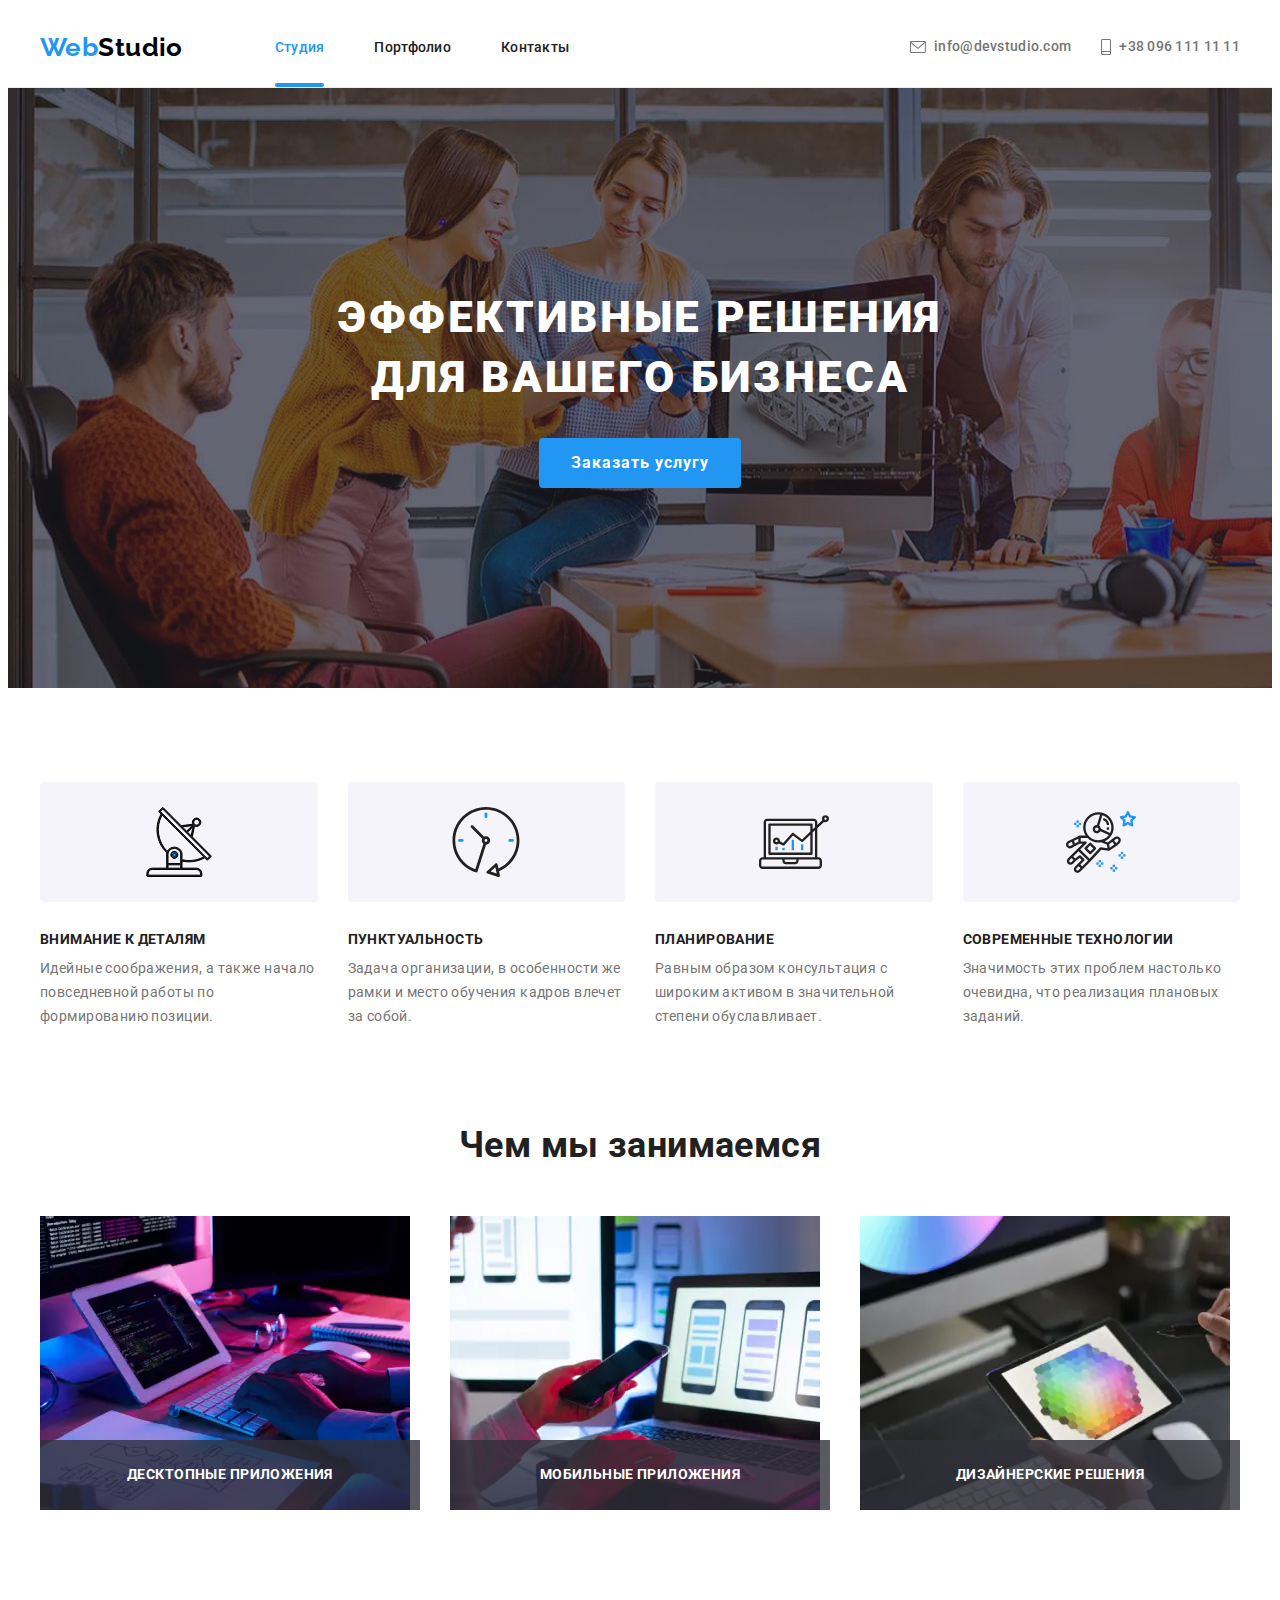
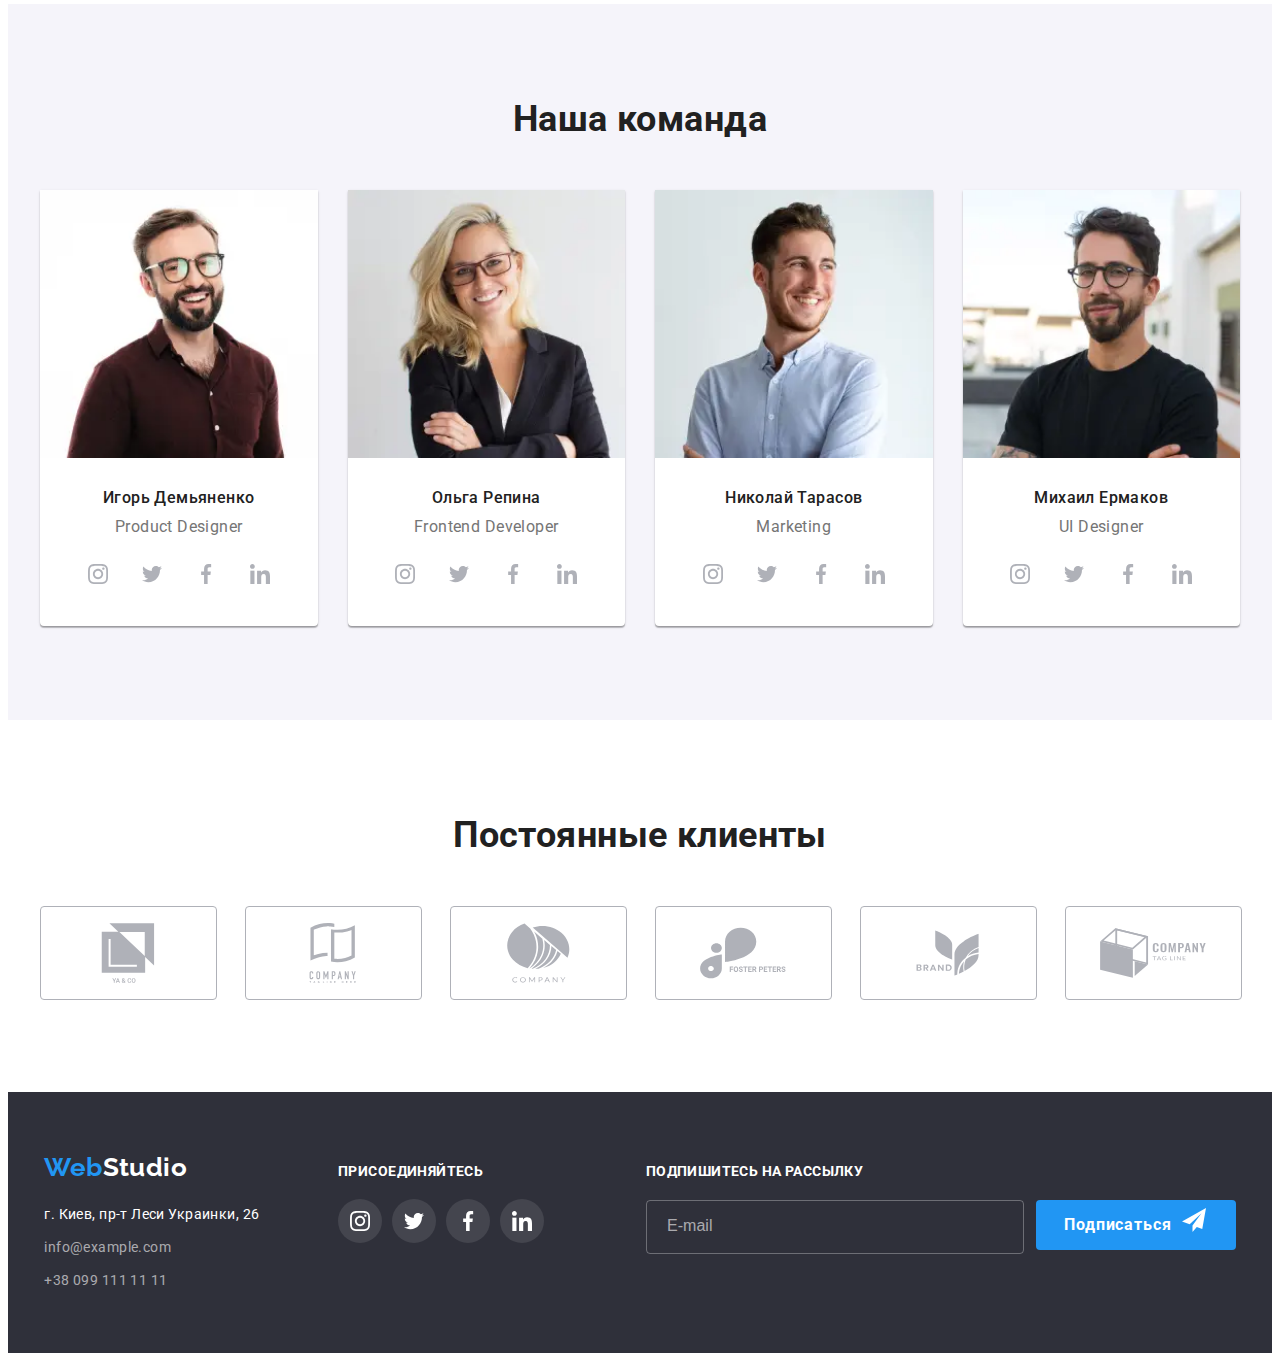
<file: index.html>
<!DOCTYPE html>
<html lang="ru">
  <head>

    <meta charset="UTF-8" />
    <meta http-equiv="X-UA-Compatible" content="IE=edge" />
    <meta name="viewport" content="width=device-width, initial-scale=1.0" />
    <title>Web Studio</title>
    <link rel="stylesheet" href="https://cdnjs.cloudflare.com/ajax/libs/modern-normalize/1.1.0/modern-normalize.min.css" integrity="sha512-wpPYUAdjBVSE4KJnH1VR1HeZfpl1ub8YT/NKx4PuQ5NmX2tKuGu6U/JRp5y+Y8XG2tV+wKQpNHVUX03MfMFn9Q==" crossorigin="anonymous" referrerpolicy="no-referrer" />
    <link rel="preconnect" href="https://fonts.gstatic.com">
    <link href="https://fonts.googleapis.com/css2?family=Raleway:wght@700&family=Roboto:wght@400;500;700;900&display=swap" rel="stylesheet">
    <link rel="stylesheet" href="./css/main.min.css" />
  </head>
  <body>
    <!--Шапка сайта -->
    <header class="header">

      <div class="container header-container">
      <nav class="menu">
        <a href="./" class="logo logo_bg_light link"><span class="logo__accent">Web</span>Studio</a>
        <ul class="site-nav list">
          <li class="site-nav__item"><a href="" class="site-nav__link link site-nav__link_current">Студия</a></li>
          <li class="site-nav__item"><a href="./portfolio.html" class="site-nav__link link">Портфолио</a></li>
          <li class="site-nav__item"><a href="" class="site-nav__link link">Контакты</a></li>
        </ul>
      </nav>
      <button type="button" class="burger-btn" data-menu-open>
        <svg class="burger-btn__icon">
          <use href="./images/sprite.svg#burger-icon"></use>
        </svg>
      </button>
      <ul class="contact-list list">
        <li class="contact-list__item">
          <a href="mailto:info@devstudio.com" class="contact-list__link link">
            <svg class="contact-list__icon" width="16" height="12">
              <use href="./images/sprite.svg#icon-envelope"></use>
            </svg>
            info@devstudio.com</a>
        </li>
        <li class="contact-list__item">
          <a href="tel:+380961111111" class="contact-list__link link">
            <svg class="contact-list__icon" width="10" height="16">
              <use href="./images/sprite.svg#icon-smartphone"></use>
            </svg>
            +38 096 111 11 11</a>
        </li>
      </ul>
    </div>
    <div class="mobile-menu" data-menu>
      <div class="container mobile-menu__container">
        <button type="button" class="close-btn mobile-menu__close-btn" data-menu-close>
          <svg class="close-btn__icon">
            <use href="./images/sprite.svg#close-icon"></use>
          </svg>
        </button>
        <ul class="nav-list list">
          <li class="nav-list__item">
            <a href="./index.html" class="nav-list__link nav-list__link_current link">Студия</a>
          </li>
          <li class="nav-list__item">
            <a href="./portfolio.html" class="nav-list__link link">Портфолио</a>
          </li>
          <li class="nav-list__item">
            <a href="" class="nav-list__link link">Контакты</a>
          </li>
        </ul>
        <div class="mobile-menu__wrapper">
        <ul class="mobile-contact-list list">
          <li class="mobile-contact-list__item">
            <a href="mailto:info@devstudio.com" class="mobile-contact-list__tel-link link">+38 096 111 11 11</a>
          </li>
          <li class="mobile-contact-list__item">
            <a href="tel:+380961111111" class="mobile-contact-list__email-link link">info@devstudio.com</a>
          </li>
        </ul>
        <ul class="mobile-social-list list">
          <li class="mobile-socia-list__item">
            <a href="" class="mobile-social-list__link link">Instagram</a>
          </li>
          <li class="mobile-socia-list__item">
            <a href="" class="mobile-social-list__link link">Twitter</a>
          </li>
          <li class="mobile-socia-list__item">
            <a href="" class="mobile-social-list__link link">Facebook</a>
          </li>
          <li class="mobile-socia-list__item">
            <a href="" class="mobile-social-list__link link">LinkedIn</a>
          </li>
        </ul>
      </div>
      </div>
    </div>
    </header>
    <main>
      <!-- Герой -->
      <section class="hero">
        <div class="container hero-container">
        <h1 class="hero__title">Эффективные решения <br> для вашего бизнеса</h1>
        <button type="button" class="button hero__button" data-modal-open>Заказать услугу</button></div>
      </section>
      <!-- Особенности -->
      <section class="feautures section">
        <div class="container">
        <h2  class="feautures__title visually-hidden">Особенности</h2>
        <ul class="feautures__list list">
          <li class="feautures__list-item">
            <div class="feautures__icon-container">
              <svg class="feautures__icon">
                <use href="./images/sprite.svg#icon-antenna"></use>
              </svg>
            </div>
            <h3 class="subtitle subtitle_center ">Внимание к деталям</h3>
            <p class="feauture__desc">
              Идейные соображения, а также начало повседневной работы по формированию позиции.</p>
          </li>
          <li class="feautures__list-item">
            <div class="feautures__icon-container">
              <svg class="feautures__icon">
                <use href="./images/sprite.svg#icon-clock"></use>
              </svg>
            </div>
            <h3 class="subtitle subtitle_center">Пунктуальность</h3>
            <p class="feauture__desc">
              Задача организации, в особенности же рамки и место обучения кадров влечет за собой.
            </p>
          </li>
          <li class="feautures__list-item">
            <div class="feautures__icon-container">
              <svg class="feautures__icon">
                <use href="./images/sprite.svg#icon-diagram"></use>
              </svg>
            </div>
            <h3 class="subtitle subtitle_center">Планирование</h3>
            <p class="feauture__desc">
              Равным образом консультация с широким активом в значительной степени обуславливает.
            </p>
          </li>
          <li class="feautures__list-item">
            <div class="feautures__icon-container">
              <svg class="feautures__icon">
                <use href="./images/sprite.svg#icon-astronaut"></use>
              </svg>
            </div>
            <h3 class="subtitle subtitle_center">Современные технологии</h3>
            <p class="feauture__desc">
              Значимость этих проблем настолько очевидна, что реализация плановых заданий.</p>
          </li>
        </ul>
      </div>
      </section>
      <!-- Чем мы занимаемся -->
      <section class="our-work">
        <div class="container">
        <h2 class="section-title">Чем мы занимаемся</h2>
        <ul class="our-work__list list">
          <li class="our-work__list-item">
            <div class="our-work__img-wrapper">
              <picture>
                <source media="(min-width: 1200px)" srcset="./images/desctop/work/work-img-desctop1.webp 1x, ./images/desctop/work/work-img@2x-desctop1.webp 2x" type="image/webp">
                <source media="(min-width: 1200px)" srcset="./images/desctop/work/work-img-desctop1.jpg 1x, ./images/desctop/work/work-img@2x-desctop1.jpg 2x">
                <img
              src="#"
              
              alt="работающий програмист в темном офисе"
            />
              </picture>
            
            <p class="our-work__img-description">Десктопные приложения</p>
          </div>
          </li>
          <li class="our-work__list-item">
            <div class="our-work__img-wrapper">
              <picture>
                <source media="(min-width: 1200px)" srcset="./images/desctop/work/work-img-desctop2.webp 1x, ./images/desctop/work/work-img@2x-desctop2.webp 2x" type="image/webp">
                <source media="(min-width: 1200px)" srcset="./images/desctop/work/work-img-desctop2.jpg 1x, ./images/desctop/work/work-img@2x-desctop2.jpg 2x">
                <img
              src="#"
              
              alt="веб-дизайнер работает над интерфейсом для мобильных телефонов"
            />
              </picture>
            
            <p class="our-work__img-description">Мобильные приложения</p>
          </div>
          </li>
          <li class="our-work__list-item">
            <div class="our-work__img-wrapper">
              <picture>
                <source media="(min-width: 1200px)" srcset="./images/desctop/work/work-img-desctop3.webp 1x, ./images/desctop/work/work-img@2x-desctop3.webp 2x" type="image/webp">
                <source media="(min-width: 1200px)" srcset="./images/desctop/work/work-img-desctop3.jpg 1x, ./images/desctop/work/work-img@2x-desctop3.jpg 2x">
                <img
                  src="#"
                  
                  alt="Творческий художник работает на графическом планшете "
                />
              </picture>
            
            <p class="our-work__img-description">Дизайнерские решения</p>
          </div>
          </li>
        </ul>
      </div>
      </section>
      <!-- Наша команда -->
      <section class="our-team section">
        <div class="container">
        <h2 class="section-title">Наша команда</h2>
        <ul class="our-team__list list">
          <li class="our-team__list-item">
            <div class="our-team__card-thumb">
              <picture class="our-team__picture">
                <source media="(min-width: 1200px)" srcset="./images/desctop/team/team-img-desctop1.webp 1x, ./images/desctop/team/team-img@2x-desctop1.webp 2x" type="image/webp">
                <source media="(min-width: 1200px)" srcset="./images/desctop/team/team-img-desctop1.jpg 1x, ./images/desctop/team/team-img@2x-desctop1.jpg 2x">

                <source media="(min-width: 768px)" srcset="./images/tablet/team/team-img-tablet1.webp 1x, ./images/tablet/team/team-img@2x-tablet1.webp 2x" type="image/webp">
                <source media="(min-width: 768px)" srcset="./images/tablet/team/team-img-tablet1.jpg 1x, ./images/tablet/team/team-img@2x-tablet1.jpg 2x">

                <source media="(min-width: 280px)" srcset="./images/mobile/team/team-img-mobile1.webp 1x, ./images/mobile/team/team-img@2x-mobile1.webp 2x" type="image/webp">
                <source media="(min-width: 280px)" srcset="./images/mobile/team/team-img-mobile1.jpg 1x, ./images/mobile/team/team-img@2x-mobile1.jpg 2x">
                <img
                width="100%"
                height="auto"
                src="#"
                alt="Игорь Демьяненко"
              /> 
              </picture>
            
          </div>

          <div class="our-team__card-content">
            <h3 class="our-team__subtitle subtitle_center">Игорь Демьяненко</h3>
            <p lang="en" class="our-team__desc">Product Designer</p>
            <ul class="social-list list">
              <li class="social-list__item social-list__item_indent">
                <a href="" class="social-list__link social-list__link_bg_light">
                  <svg class="social-list__icon">
                    <use href="./images/sprite.svg#icon-instagram"></use>
                  </svg>
                </a>
              </li>
              <li class="social-list__item social-list__item_indent">
                <a href="" class="social-list__link social-list__link_bg_light">
                  <svg class="social-list__icon">
                    <use href="./images/sprite.svg#icon-twitter"></use>
                  </svg>
                </a>
              </li>
              <li class="social-list__item social-list__item_indent">
                <a href="" class="social-list__link social-list__link_bg_light">
                  <svg class="social-list__icon">
                    <use href="./images/sprite.svg#icon-facebook"></use>
                  </svg>
                </a>
              </li>
              <li class="social-list__item social-list__item_indent">
                <a href="" class="social-list__link social-list__link_bg_light">
                  <svg class="social-list__icon">
                    <use href="./images/sprite.svg#icon-linkedin"></use>
                  </svg>
                </a>
              </li>
            </ul>
          </div>
          </li>
          <li class="our-team__list-item">
            <div class="our-team__card-thumb">
              <picture class="our-team__picture">
                <source media="(min-width: 1200px)" srcset="./images/desctop/team/team-img-desctop2.webp 1x, ./images/desctop/team/team-img@2x-desctop2.webp 2x" type="image/webp">
                <source media="(min-width: 1200px)" srcset="./images/desctop/team/team-img-desctop2.jpg 1x, ./images/desctop/team/team-img@2x-desctop2.jpg 2x">

                <source media="(min-width: 768px)" srcset="./images/tablet/team/team-img-tablet2.webp 1x, ./images/tablet/team/team-img@2x-tablet2.webp 2x" type="image/webp">
                <source media="(min-width: 768px)" srcset="./images/tablet/team/team-img-tablet2.jpg 1x, ./images/tablet/team/team-img@2x-tablet2.jpg 2x">

                <source media="(max-width: 767px)" srcset="./images/mobile/team/team-img-mobile2.webp 1x, ./images/mobile/team/team-img@2x-mobile2.webp 2x" type="image/webp"> 
                <source media="(max-width: 767px)" srcset="./images/mobile/team/team-img-mobile2.jpg 1x, ./images/mobile/team/team-img@2x-mobile2.jpg 2x">
                <img
                  width="100%"
                  height="auto"
                  src="#"
                  alt="Ольга Репина"
                />
              </picture>
            
          </div>

          <div class="our-team__card-content">
            <h3 class="our-team__subtitle">Ольга Репина</h3>
            <p lang="en"  class="our-team__desc">Frontend Developer</p>
            <ul class="social-list list">
              <li class="social-list__item social-list__item_indent">
                <a href="" class="social-list__link social-list__link_bg_light">
                  <svg class="social-list__icon">
                    <use href="./images/sprite.svg#icon-instagram"></use>
                  </svg>
                </a>
              </li>
              <li class="social-list__item social-list__item_indent">
                <a href="" class="social-list__link social-list__link_bg_light">
                  <svg class="social-list__icon">
                    <use href="./images/sprite.svg#icon-twitter"></use>
                  </svg>
                </a>
              </li>
              <li class="social-list__item social-list__item_indent">
                <a href="" class="social-list__link social-list__link_bg_light">
                  <svg class="social-list__icon">
                    <use href="./images/sprite.svg#icon-facebook"></use>
                  </svg>
                </a>
              </li>
              <li class="social-list__item social-list__item_indent">
                <a href="" class="social-list__link social-list__link_bg_light">
                  <svg class="social-list__icon">
                    <use href="./images/sprite.svg#icon-linkedin"></use>
                  </svg>
                </a>
              </li>
            </ul>
          </div>
          </li>
          <li class="our-team__list-item">
            <div class="our-team__card-thumb">
              <picture class="our-team__picture">
                <source media="(min-width: 1200px)" srcset="./images/desctop/team/team-img-desctop3.webp 1x, ./images/desctop/team/team-img@2x-desctop3.webp 2x" type="image/webp">
                <source media="(min-width: 1200px)" srcset="./images/desctop/team/team-img-desctop3.jpg 1x, ./images/desctop/team/team-img@2x-desctop3.jpg 2x">

                <source media="(min-width: 768px)" srcset="./images/tablet/team/team-img-tablet3.webp 1x, ./images/tablet/team/team-img@2x-tablet3.webp 2x" type="image/webp">
                <source media="(min-width: 768px)" srcset="./images/tablet/team/team-img-tablet3.jpg 1x, ./images/tablet/team/team-img@2x-tablet3.jpg 2x">

                <source media="(max-width: 767px)" srcset="./images/mobile/team/team-img-mobile3.webp 1x, ./images/mobile/team/team-img@2x-mobile3.webp 2x" type="image/webp">
                <source media="(max-width: 767px)" srcset="./images/mobile/team/team-img-mobile3.jpg 1x, ./images/mobile/team/team-img@2x-mobile3.jpg 2x">
                <img
                  width="100%"
                  height="auto"
                  src="#"
                  alt="Николай Тарасов"
                />
              </picture>
           
          </div>

          <div class="our-team__card-content">
            <h3 class="our-team__subtitle">Николай Тарасов</h3>
            <p lang="en"  class="our-team__desc">Marketing</p>
            <ul class="social-list list">
              <li class="social-list__item social-list__item_indent">
                <a href="" class="social-list__link social-list__link_bg_light">
                  <svg class="social-list__icon">
                    <use href="./images/sprite.svg#icon-instagram"></use>
                  </svg>
                </a>
              </li>
              <li class="social-list__item social-list__item_indent">
                <a href="" class="social-list__link social-list__link_bg_light">
                  <svg class="social-list__icon">
                    <use href="./images/sprite.svg#icon-twitter"></use>
                  </svg>
                </a>
              </li>
              <li class="social-list__item social-list__item_indent">
                <a href="" class="social-list__link social-list__link_bg_light">
                  <svg class="social-list__icon">
                    <use href="./images/sprite.svg#icon-facebook"></use>
                  </svg>
                </a>
              </li>
              <li class="social-list__item social-list__item_indent">
                <a href="" class="social-list__link social-list__link_bg_light">
                  <svg class="social-list__icon">
                    <use href="./images/sprite.svg#icon-linkedin"></use>
                  </svg>
                </a>
              </li>
            </ul>
          </div>
          </li>
          <li class="our-team__list-item">
            <div class="our-team__card-thumb">
              <picture class="our-team__picture">
                <source media="(min-width: 1200px)" srcset="./images/desctop/team/team-img-desctop4.webp 1x, ./images/desctop/team/team-img@2x-desctop4.webp 2x" type="image/webp">
                <source media="(min-width: 1200px)" srcset="./images/desctop/team/team-img-desctop4.jpg 1x, ./images/desctop/team/team-img@2x-desctop4.jpg 2x">

                <source media="(min-width: 768px)" srcset="./images/tablet/team/team-img-tablet4.webp 1x, ./images/tablet/team/team-img@2x-tablet4.webp 2x" type="image/webp"> 
                <source media="(min-width: 768px)" srcset="./images/tablet/team/team-img-tablet4.jpg 1x, ./images/tablet/team/team-img@2x-tablet4.jpg 2x">

                <source media="(max-width: 767px)" srcset="./images/mobile/team/team-img-mobile4.webp 1x, ./images/mobile/team/team-img@2x-mobile4.webp 2x" type="image/webp">
                <source media="(max-width: 767px)" srcset="./images/mobile/team/team-img-mobile4.jpg 1x, ./images/mobile/team/team-img@2x-mobile4.jpg 2x">
                <img
                  width="100%"
                  height="auto"
                  src="#"
                  alt="Михаил Ермаков"
                />
              </picture>
           
          </div>

          <div class="our-team__card-content">
            <h3 class="our-team__subtitle">Михаил Ермаков</h3>
            <p lang="en"  class="our-team__desc">UI Designer</p>
            <ul class="social-list list">
              <li class="social-list__item social-list__item_indent">
                <a href="" class="social-list__link social-list__link_bg_light">
                  <svg class="social-list__icon">
                    <use href="./images/sprite.svg#icon-instagram"></use>
                  </svg>
                </a>
              </li>
              <li class="social-list__item social-list__item_indent">
                <a href="" class="social-list__link social-list__link_bg_light">
                  <svg class="social-list__icon">
                    <use href="./images/sprite.svg#icon-twitter"></use>
                  </svg>
                </a>
              </li>
              <li class="social-list__item social-list__item_indent">
                <a href="" class="social-list__link social-list__link_bg_light">
                  <svg class="social-list__icon">
                    <use href="./images/sprite.svg#icon-facebook"></use>
                  </svg>
                </a>
              </li>
              <li class="social-list__item social-list__item_indent">
                <a href="" class="social-list__link social-list__link_bg_light">
                  <svg class="social-list__icon">
                    <use href="./images/sprite.svg#icon-linkedin"></use>
                  </svg>
                </a>
              </li>
            </ul>
          </div>
          </li>
        </ul>
      </div>
      </section>
      <!-- Постоянные клиенты -->
      <section class="our-clients section">
        <div class="container">
        <h2 class="section-title">Постоянные клиенты</h2>
        <ul class="our-clients__list list">
          <li class="our-clients__list-item">
            <a class="our-clients__list-link link" href="">
                <svg class="our-clients__icon">
                  <use href="./images/sprite.svg#icon-group1"></use>
                </svg>
              </a>
              
           
          </li>
          <li class="our-clients__list-item">
            <a class="our-clients__list-link link" href="">
                <svg class="our-clients__icon">
                  <use href="./images/sprite.svg#icon-group2"></use>
                </svg>
              </a>
              
           
          </li>
          <li class="our-clients__list-item">
            <a class="our-clients__list-link link" href="">
                <svg class="our-clients__icon">
                  <use href="./images/sprite.svg#icon-group3"></use>
                </svg>
              </a>
              
           
          </li>
          <li class="our-clients__list-item">
            <a class="our-clients__list-link link" href="">
                <svg class="our-clients__icon">
                  <use href="./images/sprite.svg#icon-group4"></use>
                </svg>
              </a>
              
           
          </li>
          <li class="our-clients__list-item">
            <a class="our-clients__list-link link" href="">
                <svg class="our-clients__icon">
                  <use href="./images/sprite.svg#icon-group5"></use>
                </svg>
              </a>
              
           
          </li>
          <li class="our-clients__list-item">
            <a class="our-clients__list-link link" href="">
                <svg class="our-clients__icon">
                  <use href="./images/sprite.svg#icon-group6"></use>
                </svg>
              </a>
              
           
          </li>
        </ul>
      </div>
      </section>
    </main>
    <!-- Футер -->
    <footer class="footer">
    <div class="container flex-container">
      <div>
      <a href="./" class="logo logo_bg_dark link"><span class="logo__accent">Web</span>Studio</a>
      <address>
        <ul class="footer-address__list list">
          <li class="footer-address__list-item">
            <a class="footer__map-link link"
              href="https://goo.gl/maps/Ho2YQCXfCSrJ9mf67"
              target="_blank"
              rel="noopener noreferrer"
              >г. Киев, пр-т Леси Украинки, 26</a
            >
          </li>
          <li class="footer-address__list-item">
            <a class="footer__address-link link" href="mailto:info@example.com">info@example.com</a>
          </li>
          <li class="footer-address__list-item">
            <a class="footer__address-link link" href="tel:+380991111111">+38 099 111 11 11</a>
          </li>
        </ul>
      </address>
      </div>
      <div class="footer__sidebar">
        <p class="footer__label">присоединяйтесь</p>
        <ul class="social-list list">
          <li class="social-list__item social-list__item_indent">
            <a href="" class="social-list__link social-list__link_bg_dark">
              <svg class="social-list__icon">
                <use href="./images/sprite.svg#icon-instagram"></use>
              </svg>
            </a>
          </li>
          <li class="social-list__item social-list__item_indent">
            <a href="" class="social-list__link social-list__link_bg_dark">
              <svg class="social-list__icon">
                <use href="./images/sprite.svg#icon-twitter"></use>
              </svg>
            </a>
          </li>
          <li class="social-list__item social-list__item_indent">
            <a href="" class="social-list__link social-list__link_bg_dark">
              <svg class="social-list__icon">
                <use href="./images/sprite.svg#icon-facebook"></use>
              </svg>
            </a>
          </li>
          <li class="social-list__item social-list__item_indent">
            <a href="" class="social-list__link social-list__link_bg_dark">
              <svg class="social-list__icon">
                <use href="./images/sprite.svg#icon-linkedin"></use>
              </svg>
            </a>
          </li>
        </ul>
      </div>
      <div class="footer__form">
        <b class="footer__form-desc">Подпишитесь на рассылку</b>
        <form action="#" class="footer__email-form">
         <label class="footer__email-form-label">
            <input type="email" name="user-email" class="footer__email-form-input" required placeholder=" E-mail">
          </label>
         
          <button type="submit" class="footer__form-btn button">
           <span class="footer__form-btn-desc">Подписаться</span>
           <span class="footer__form-btn-icon">
              <svg 
              width="24" height="24">
              <use href="./images/sprite.svg#icon-send"></use>
          </svg></span>   
        </button>
        
        </form>
      </div>
    </div>
    </footer>
    <div class="backdrop is-hidden" data-modal>
      <div class="modal">
        <button type="button" class="close-btn" data-modal-close>
          <svg class="close-icon" width="11" height="11">
            <use href="./images/sprite.svg#icon-close-black"></use>
          </svg>
        </button>
        <form action="#" class="modal-form">
          <p class="modal-form-head">Оставьте свои данные, мы вам перезвоним</p>
          <label class="modal-form-field">
            Имя
            <span class="modal-form-input-wrapper">
             <input type="text" class="modal-form-input" name="user-name"  pattern="[a-zA-Zа-яёА-ЯЁ]+" title="Имя должно содержать символы кирилицы или латиницы" minlength="3" required>
             <svg class="modal-form-input-icon">
               <use href="./images/sprite.svg#icon-person"></use>
             </svg>
            </span>
          </label>
          <label class="modal-form-field">
            Телефон
            <span class="modal-form-input-wrapper">
              <input type="tel" class="modal-form-input" name="user-tel"  pattern="[0-9]{3}-[0-9]{3}-[0-9]{2}-[0-9]{2}" title="096-000-00-00" required>
              <svg class="modal-form-input-icon">
                <use href="./images/sprite.svg#icon-phone"></use>
              </svg>
             </span>
          </label>
          <label class="modal-form-field">
            Почта
            <span class="modal-form-input-wrapper">
              <input type="email" class="modal-form-input" name="user-mail" required>
              <svg class="modal-form-input-icon">
                <use href="./images/sprite.svg#icon-email"></use>
              </svg>
             </span>
          </label>
          <label class="modal-form-massage-label">
            Комментарий
            <textarea name="user-message" class="modal-form-message" placeholder="Введите текст"></textarea>
          </label>
          <input type="checkbox" id="accept-policy" class="modal-form-chekbox-input visually-hidden" required> 
          <label for="accept-policy" class="modal-form-chekbox-label">Соглашаюсь с рассылкой и принимаю&nbsp;<a href="" class="checkbox-label-link">Условия договора</a></label>
          <button class="modal-form-btn button" type="submit">Отправить</button>
        </form>
      </div>
    </div>
    <script src="./js/menu.js"></script>
    <script src="./js/modal.js"></script>
  </body>
</html>
</file>
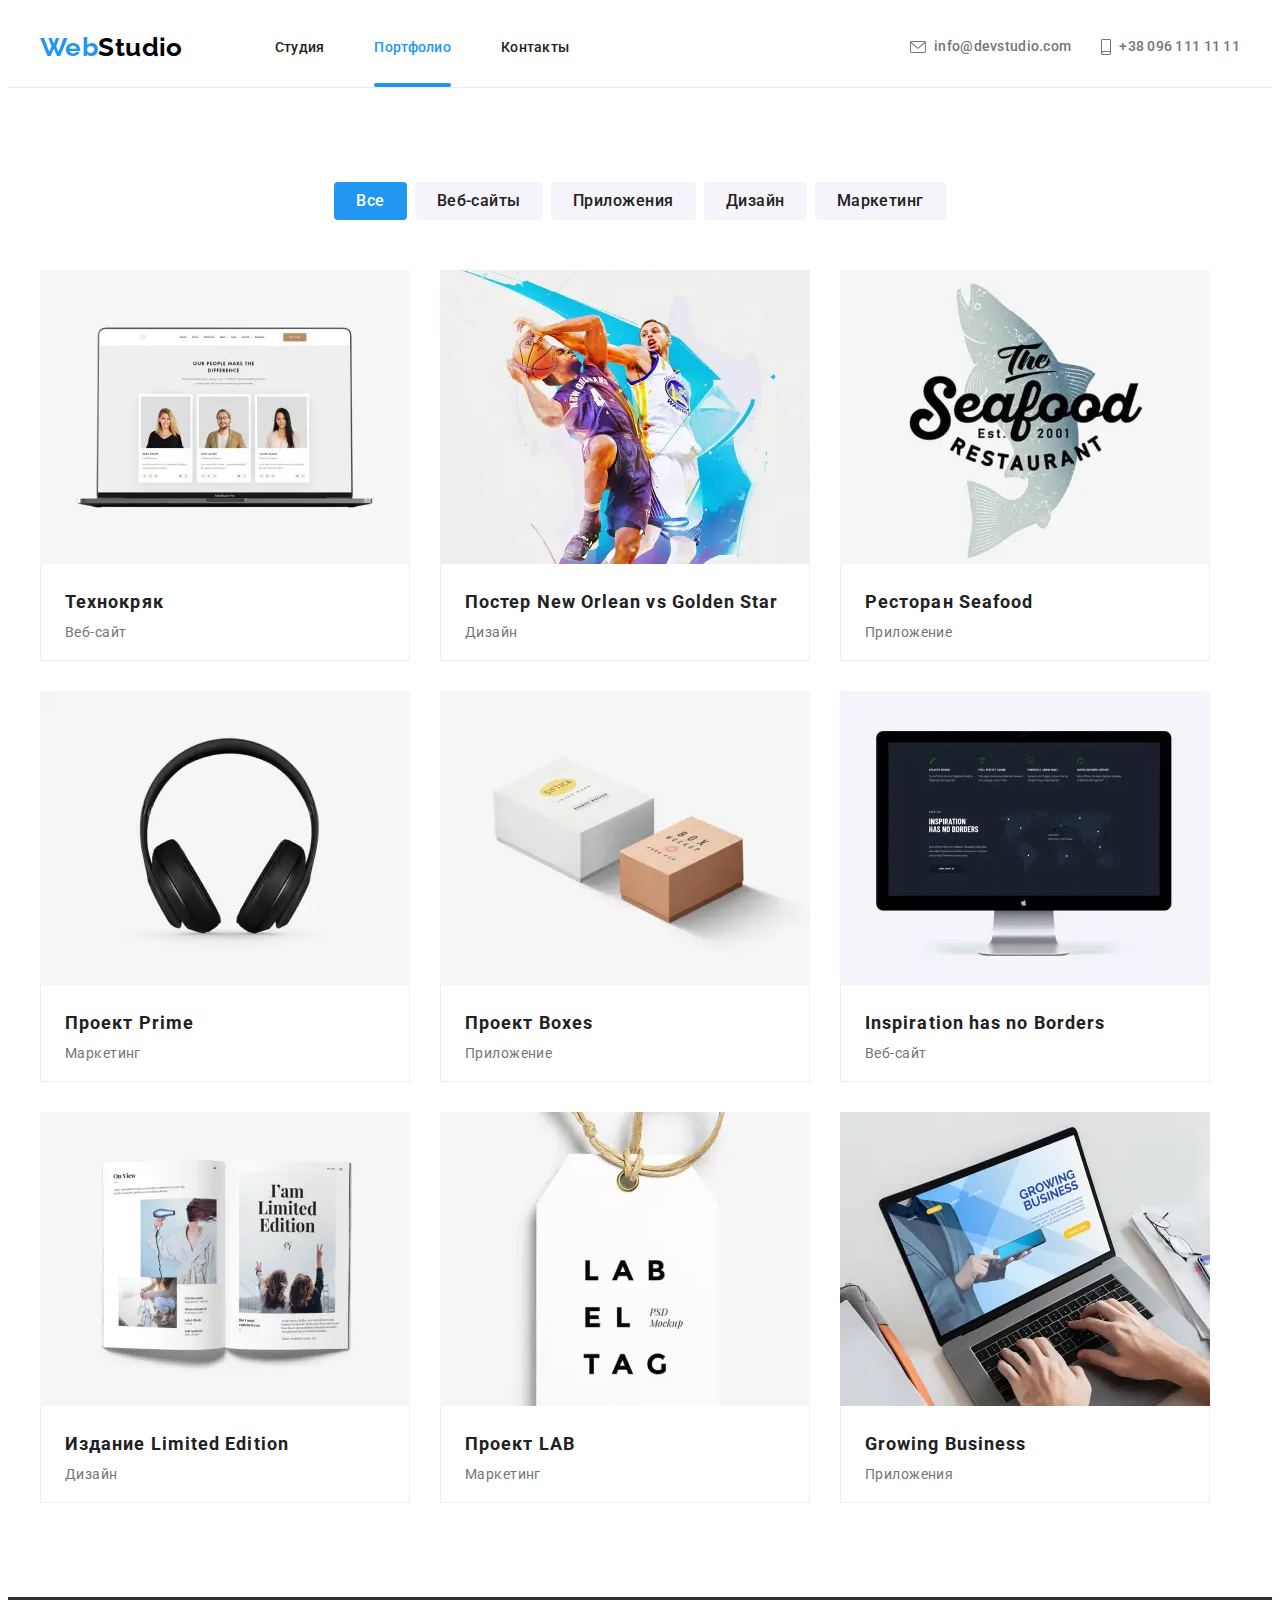
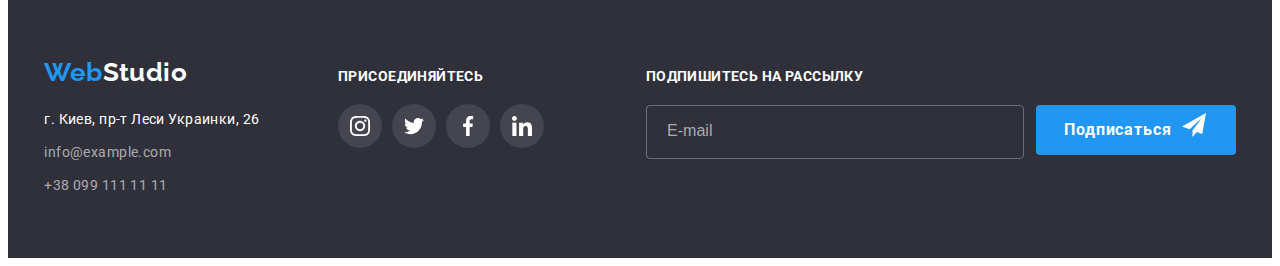
<file: portfolio.html>
<!DOCTYPE html>
<html lang="ru">
  <head>

    <meta charset="UTF-8" />
    <meta http-equiv="X-UA-Compatible" content="IE=edge" />
    <meta name="viewport" content="width=device-width, initial-scale=1.0" />
    <title>Портфолио</title>
    <link rel="stylesheet" href="https://cdnjs.cloudflare.com/ajax/libs/modern-normalize/1.1.0/modern-normalize.min.css" integrity="sha512-wpPYUAdjBVSE4KJnH1VR1HeZfpl1ub8YT/NKx4PuQ5NmX2tKuGu6U/JRp5y+Y8XG2tV+wKQpNHVUX03MfMFn9Q==" crossorigin="anonymous" referrerpolicy="no-referrer" />
    <link rel="preconnect" href="https://fonts.gstatic.com">
    <link href="https://fonts.googleapis.com/css2?family=Raleway:wght@700&family=Roboto:wght@400;500;700;900&display=swap" rel="stylesheet">
    <link rel="stylesheet" href="./css/main.min.css" />
  </head>
  <body>
    <!--Шапка сайта -->
    <header class="header">

      <div class="container header-container">
      <nav class="menu">
        <a href="./" class="logo logo_bg_light link"><span class="logo__accent">Web</span>Studio</a>
        <ul class="site-nav list">
          <li class="site-nav__item"><a href="./index.html" class="site-nav__link link">Студия</a></li>
          <li class="site-nav__item"><a href="./portfolio.html" class="site-nav__link link site-nav__link_current">Портфолио</a></li>
          <li class="site-nav__item"><a href="" class="site-nav__link link">Контакты</a></li>
        </ul>
      </nav>
      <button type="button" class="burger-btn" data-menu-open>
        <svg class="burger-btn__icon">
          <use href="./images/sprite.svg#burger-icon"></use>
        </svg>
      </button>
      <ul class="contact-list list">
        <li class="contact-list__item">
          <a href="mailto:info@devstudio.com" class="contact-list__link link">
            <svg class="contact-list__icon" width="16" height="12">
              <use href="./images/sprite.svg#icon-envelope"></use>
            </svg>
            info@devstudio.com</a>
        </li>
        <li class="contact-list__item">
          <a href="tel:+380961111111" class="contact-list__link link">
            <svg class="contact-list__icon" width="10" height="16">
              <use href="./images/sprite.svg#icon-smartphone"></use>
            </svg>
            +38 096 111 11 11</a>
        </li>
      </ul>
    </div>
    <div class="mobile-menu" data-menu>
      <div class="container mobile-menu__container">
        <button type="button" class="close-btn mobile-menu__close-btn" data-menu-close>
          <svg class="close-btn__icon">
            <use href="./images/sprite.svg#close-icon"></use>
          </svg>
        </button>
        <ul class="nav-list list">
          <li class="nav-list__item">
            <a href="./index.html" class="nav-list__link nav-list__link_current link">Студия</a>
          </li>
          <li class="nav-list__item">
            <a href="./portfolio.html" class="nav-list__link link">Портфолио</a>
          </li>
          <li class="nav-list__item">
            <a href="" class="nav-list__link link">Контакты</a>
          </li>
        </ul>
        <div class="mobile-menu__wrapper">
        <ul class="mobile-contact-list list">
          <li class="mobile-contact-list__item">
            <a href="mailto:info@devstudio.com" class="mobile-contact-list__tel-link link">+38 096 111 11 11</a>
          </li>
          <li class="mobile-contact-list__item">
            <a href="tel:+380961111111" class="mobile-contact-list__email-link link">info@devstudio.com</a>
          </li>
        </ul>
        <ul class="mobile-social-list list">
          <li class="mobile-socia-list__item">
            <a href="" class="mobile-social-list__link link">Instagram</a>
          </li>
          <li class="mobile-socia-list__item">
            <a href="" class="mobile-social-list__link link">Twitter</a>
          </li>
          <li class="mobile-socia-list__item">
            <a href="" class="mobile-social-list__link link">Facebook</a>
          </li>
          <li class="mobile-socia-list__item">
            <a href="" class="mobile-social-list__link link">LinkedIn</a>
          </li>
        </ul>
      </div>
      </div>
    </div>
    </header>
    <!-- Главний контент -->
    <main>
      <section class="section">
        <div class="container">
        <h1 class="visually-hidden">Портфолио</h1>
        <h2 class="visually-hidden">Навигация</h2>
        <ul class="btn-list list">
          <li class="btn-list__item">
            <button type="button" class="btn-list__btn current-btn">Все</button>
          </li>
          <li class="btn-list__item">
            <button type="button" class="btn-list__btn">Веб-сайты</button>
          </li>
          <li class="btn-list__item">
            <button type="button" class="btn-list__btn">Приложения</button>
          </li>
          <li class="btn-list__item">
            <button type="button" class="btn-list__btn">Дизайн</button>
          </li>
          <li class="btn-list__item">
            <button type="button" class="btn-list__btn">Маркетинг</button>
          </li>
        </ul>
        <ul class="card-list list">
          <li class="card-list__item">
            <a class="card-list__link link" href="">
              <div class="card-list__thumb">
                <picture>
                <source media="(min-width: 1200px)" srcset="./images/desctop/portfolio/portfolio-img-desctop1.webp 1x, ./images/desctop/portfolio/portfolio-img@2x-desctop1.webp 2x" type="image/webp">
                <source media="(min-width: 1200px)" srcset="./images/desctop/portfolio/portfolio-img-desctop1.jpg 1x, ./images/desctop/portfolio/portfolio-img@2x-desctop1.jpg 2x">

                <source media="(min-width: 768px)" srcset="./images/tablet/portfolio/portfolio-img-tablet1.webp 1x, ./images/tablet/portfolio/portfolio-img@2x-tablet1.webp 2x" type="image/webp">
                <source media="(min-width: 768px)" srcset="./images/tablet/portfolio/portfolio-img-tablet1.jpg 1x, ./images/tablet/portfolio/portfolio-img@2x-tablet1.jpg 2x">

                <source media="(min-width: 280px)" srcset="./images/mobile/portfolio/portfolio-img-mobile1.webp 1x, ./images/mobile/portfolio/portfolio-img@2x-mobile1.webp 2x" type="image/webp">
                <source media="(min-width: 280px)" srcset="./images/mobile/portfolio/portfolio-img-mobile1.jpg 1x, ./images/mobile/portfolio/portfolio-img@2x-mobile1.jpg 2x">
                  <img src="#"
                   alt="В ноутбуке открытая веб-страница" />
                </picture>
               
               <p class="card-list__img-desc">Технокряк это современная площадка распространения коронавируса. Компании используют эту платформу для цифрового шпионажа и атак на защищённые сервера конкурентов.</p>
              </div>
              <div class="card-list__content">
               <h3 class="card-list__title">Технокряк</h3>
               <p class="card-list-desc">Веб-сайт</p>
              
              </div>  
            </a>
          </li>
          <li class="card-list__item">
            <a class="card-list__link link" href="">
              <div class="card-list__thumb">
                <picture>
                  <source media="(min-width: 1200px)" srcset="./images/desctop/portfolio/portfolio-img-desctop2.webp 1x, ./images/desctop/portfolio/portfolio-img@2x-desctop2.webp 2x" type="image/webp">
                  <source media="(min-width: 1200px)" srcset="./images/desctop/portfolio/portfolio-img-desctop2.jpg 1x, ./images/desctop/portfolio/portfolio-img@2x-desctop2.jpg 2x">

                  <source media="(min-width: 768px)" srcset="./images/tablet/portfolio/portfolio-img-tablet2.webp 1x, ./images/tablet/portfolio/portfolio-img@2x-tablet2.webp 2x" type="image/webp">
                  <source media="(min-width: 768px)" srcset="./images/tablet/portfolio/portfolio-img-tablet2.jpg 1x, ./images/tablet/portfolio/portfolio-img@2x-tablet2.jpg 2x">

                  <source media="(min-width: 280px)" srcset="./images/mobile/portfolio/portfolio-img-mobile2.webp 1x, ./images/mobile/portfolio/portfolio-img@2x-mobile2.webp 2x" type="image/webp">
                  <source media="(min-width: 280px)" srcset="./images/mobile/portfolio/portfolio-img-mobile2.jpg 1x, ./images/mobile/portfolio/portfolio-img@2x-mobile2.jpg 2x">
                  <img src="#"
                   alt="баскетбольные игроки играют" />
                </picture>
               
               <p class="card-list__img-desc">Технокряк это современная площадка распространения коронавируса. Компании используют эту платформу для цифрового шпионажа и атак на защищённые сервера конкурентов.</p>
              </div>
              <div class="card-list__content">
               <h3 class="card-list__title">Постер <span lang="en">New Orlean vs Golden Star</span></h3>
               <p class="card-list-desc">Дизайн</p>
               </div>
            </a>
          </li>
          <li class="card-list__item">
            <a class="card-list__link link" href="">
              <div class="card-list__thumb">
                <picture>
                  <source media="(min-width: 1200px)" srcset="./images/desctop/portfolio/portfolio-img-desctop3.webp 1x, ./images/desctop/portfolio/portfolio-img@2x-desctop3.webp 2x" type="image/webp">
                  <source media="(min-width: 1200px)" srcset="./images/desctop/portfolio/portfolio-img-desctop3.jpg 1x, ./images/desctop/portfolio/portfolio-img@2x-desctop3.jpg 2x">

                  <source media="(min-width: 768px)" srcset="./images/tablet/portfolio/portfolio-img-tablet3.webp 1x, ./images/tablet/portfolio/portfolio-img@2x-tablet3.webp 2x" type="image/webp">
                  <source media="(min-width: 768px)" srcset="./images/tablet/portfolio/portfolio-img-tablet3.jpg 1x, ./images/tablet/portfolio/portfolio-img@2x-tablet3.jpg 2x">

                  <source media="(min-width: 280px)" srcset="./images/mobile/portfolio/portfolio-img-mobile3.webp 1x, ./images/mobile/portfolio/portfolio-img@2x-mobile3.webp 2x" type="image/webp">
                  <source media="(min-width: 280px)" srcset="./images/mobile/portfolio/portfolio-img-mobile3.jpg 1x, ./images/mobile/portfolio/portfolio-img@2x-mobile3.jpg 2x">
                  <img src="#"
                   alt="логотип ресторанта" />
                </picture>
               
               <p class="card-list__img-desc">Технокряк это современная площадка распространения коронавируса. Компании используют эту платформу для цифрового шпионажа и атак на защищённые сервера конкурентов.</p>
              </div>
              <div class="card-list__content">
               <h3 class="card-list__title">Ресторан <span lang="en">Seafood</span></h3>
               <p class="card-list-desc">Приложение</p>
             </div>
            </a>
          </li>
          <li class="card-list__item">
            <a class="card-list__link link" href="">
              <div class="card-list__thumb">
                <picture>
                  <source media="(min-width: 1200px)" srcset="./images/desctop/portfolio/portfolio-img-desctop4.webp 1x, ./images/desctop/portfolio/portfolio-img@2x-desctop4.webp 2x" type="image/webp">
                  <source media="(min-width: 1200px)" srcset="./images/desctop/portfolio/portfolio-img-desctop4.jpg 1x, ./images/desctop/portfolio/portfolio-img@2x-desctop4.jpg 2x">

                  <source media="(min-width: 768px)" srcset="./images/tablet/portfolio/portfolio-img-tablet4.webp 1x, ./images/tablet/portfolio/portfolio-img@2x-tablet4.webp 2x" type="image/webp">
                  <source media="(min-width: 768px)" srcset="./images/tablet/portfolio/portfolio-img-tablet4.jpg 1x, ./images/tablet/portfolio/portfolio-img@2x-tablet4.jpg 2x">

                  <source media="(min-width: 280px)" srcset="./images/mobile/portfolio/portfolio-img-mobile4.webp 1x, ./images/mobile/portfolio/portfolio-img@2x-mobile4.webp 2x" type="image/webp">
                  <source media="(min-width: 280px)" srcset="./images/mobile/portfolio/portfolio-img-mobile4.jpg 1x, ./images/mobile/portfolio/portfolio-img@2x-mobile4.jpg 2x">
                  <img src="#"
                   alt="гарнитура" />
                </picture>
                <p class="card-list__img-desc">Технокряк это современная площадка распространения коронавируса. Компании используют эту платформу для цифрового шпионажа и атак на защищённые сервера конкурентов.</p>
              </div>
              <div class="card-list__content">
               <h3 class="card-list__title">Проект <span lang="en">Prime</span></h3>
               <p class="card-list-desc">Маркетинг</p>
              </div>
            </a>
          </li>
          <li class="card-list__item">
            <a class="card-list__link link" href="">
              <div class="card-list__thumb">
                <picture>
                  <source media="(min-width: 1200px)" srcset="./images/desctop/portfolio/portfolio-img-desctop5.webp 1x, ./images/desctop/portfolio/portfolio-img@2x-desctop5.webp 2x" type="image/webp">
                  <source media="(min-width: 1200px)" srcset="./images/desctop/portfolio/portfolio-img-desctop5.jpg 1x, ./images/desctop/portfolio/portfolio-img@2x-desctop5.jpg 2x">

                  <source media="(min-width: 768px)" srcset="./images/tablet/portfolio/portfolio-img-tablet5.webp 1x, ./images/tablet/portfolio/portfolio-img@2x-tablet5.webp 2x" type="image/webp">
                  <source media="(min-width: 768px)" srcset="./images/tablet/portfolio/portfolio-img-tablet5.jpg 1x, ./images/tablet/portfolio/portfolio-img@2x-tablet5.jpg 2x">

                  <source media="(min-width: 280px)" srcset="./images/mobile/portfolio/portfolio-img-mobile5.webp 1x, ./images/mobile/portfolio/portfolio-img@2x-mobile5.webp 2x" type="image/webp">
                  <source media="(min-width: 280px)" srcset="./images/mobile/portfolio/portfolio-img-mobile5.jpg 1x, ./images/mobile/portfolio/portfolio-img@2x-mobile5.jpg 2x">
                  <img src="#" 
                   alt="две коробки" />
                </picture>
               
               <p class="card-list__img-desc">Технокряк это современная площадка распространения коронавируса. Компании используют эту платформу для цифрового шпионажа и атак на защищённые сервера конкурентов.</p>
              </div>
              <div class="card-list__content">
               <h3 class="card-list__title">Проект <span lang="en">Boxes</span></h3>
               <p class="card-list-desc">Приложение</p>
              </div>
            </a>
          </li>
          <li class="card-list__item">
            <a class="card-list__link link" href="">
              <div class="card-list__thumb">
                <picture>
                  <source media="(min-width: 1200px)" srcset="./images/desctop/portfolio/portfolio-img-desctop6.webp 1x, ./images/desctop/portfolio/portfolio-img@2x-desctop6.webp 2x" type="image/webp">
                  <source media="(min-width: 1200px)" srcset="./images/desctop/portfolio/portfolio-img-desctop6.jpg 1x, ./images/desctop/portfolio/portfolio-img@2x-desctop6.jpg 2x">

                  <source media="(min-width: 768px)" srcset="./images/tablet/portfolio/portfolio-img-tablet6.webp 1x, ./images/tablet/portfolio/portfolio-img@2x-tablet6.webp 2x" type="image/webp">
                  <source media="(min-width: 768px)" srcset="./images/tablet/portfolio/portfolio-img-tablet6.jpg 1x, ./images/tablet/portfolio/portfolio-img@2x-tablet6.jpg 2x">

                  <source media="(min-width: 280px)" srcset="./images/mobile/portfolio/portfolio-img-mobile6.webp 1x, ./images/mobile/portfolio/portfolio-img@2x-mobile6.webp 2x" type="image/webp">
                  <source media="(min-width: 280px)" srcset="./images/mobile/portfolio/portfolio-img-mobile6.jpg 1x, ./images/mobile/portfolio/portfolio-img@2x-mobile6.jpg 2x">
                  <img src="#"
                  alt="монитор отображает веб-страницу" />
                </picture>
               
               <p class="card-list__img-desc">Технокряк это современная площадка распространения коронавируса. Компании используют эту платформу для цифрового шпионажа и атак на защищённые сервера конкурентов.</p>
              </div>
              <div class="card-list__content">
               <h3 class="card-list__title"><span lang="en">Inspiration has no Borders</span></h3>
               <p class="card-list-desc">Веб-сайт</p>
              </div>
            </a>
          </li>
          <li class="card-list__item">
            <a class="card-list__link link" href="">
              <div class="card-list__thumb">
                <picture>
                  <source media="(min-width: 1200px)" srcset="./images/desctop/portfolio/portfolio-img-desctop7.webp 1x, ./images/desctop/portfolio/portfolio-img@2x-desctop7.webp 2x" type="image/webp">
                  <source media="(min-width: 1200px)" srcset="./images/desctop/portfolio/portfolio-img-desctop7.jpg 1x, ./images/desctop/portfolio/portfolio-img@2x-desctop7.jpg 2x">

                  <source media="(min-width: 768px)" srcset="./images/tablet/portfolio/portfolio-img-tablet7.webp 1x, ./images/tablet/portfolio/portfolio-img@2x-tablet7.webp 2x" type="image/webp">
                  <source media="(min-width: 768px)" srcset="./images/tablet/portfolio/portfolio-img-tablet7.jpg 1x, ./images/tablet/portfolio/portfolio-img@2x-tablet7.jpg 2x">

                  <source media="(min-width: 280px)" srcset="./images/mobile/portfolio/portfolio-img-mobile7.webp 1x, ./images/mobile/portfolio/portfolio-img@2x-mobile7.webp 2x" type="image/webp">
                  <source media="(min-width: 280px)" srcset="./images/mobile/portfolio/portfolio-img-mobile7.jpg 1x, ./images/mobile/portfolio/portfolio-img@2x-mobile7.jpg 2x">
                  <img src="#"
                   alt="открытый журнал" />
                </picture>
               
               <p class="card-list__img-desc">Технокряк это современная площадка распространения коронавируса. Компании используют эту платформу для цифрового шпионажа и атак на защищённые сервера конкурентов.</p>
              </div>
              <div class="card-list__content">
               <h3 class="card-list__title">Издание <span lang="en">Limited Edition</span></h3>
               <p class="card-list-desc">Дизайн</p>
              </div>
            </a>
          </li>
          <li class="card-list__item">
            <a class="card-list__link link" href="">
              <div class="card-list__thumb">
                <picture>
                  <source media="(min-width: 1200px)" srcset="./images/desctop/portfolio/portfolio-img-desctop8.webp 1x, ./images/desctop/portfolio/portfolio-img@2x-desctop8.webp 2x" type="image/webp">
                  <source media="(min-width: 1200px)" srcset="./images/desctop/portfolio/portfolio-img-desctop8.jpg 1x, ./images/desctop/portfolio/portfolio-img@2x-desctop8.jpg 2x">

                  <source media="(min-width: 768px)" srcset="./images/tablet/portfolio/portfolio-img-tablet8.webp 1x, ./images/tablet/portfolio/portfolio-img@2x-tablet8.webp 2x" type="image/webp">
                  <source media="(min-width: 768px)" srcset="./images/tablet/portfolio/portfolio-img-tablet8.jpg 1x, ./images/tablet/portfolio/portfolio-img@2x-tablet8.jpg 2x">

                  <source media="(min-width: 280px)" srcset="./images/mobile/portfolio/portfolio-img-mobile8.webp 1x, ./images/mobile/portfolio/portfolio-img@2x-mobile8.webp 2x" type="image/webp">
                  <source media="(min-width: 280px)" srcset="./images/mobile/portfolio/portfolio-img-mobile8.jpg 1x, ./images/mobile/portfolio/portfolio-img@2x-mobile8.jpg 2x">
                  <img src="#" 
                  alt="этикетка" />
                </picture>
               
               <p class="card-list__img-desc">Технокряк это современная площадка распространения коронавируса. Компании используют эту платформу для цифрового шпионажа и атак на защищённые сервера конкурентов.</p>
              </div>
              <div class="card-list__content">
               <h3 class="card-list__title">Проект <span lang="en">LAB</span></h3>
               <p class="card-list-desc">Маркетинг</p>
              </div>
            </a>
          </li>
          <li class="card-list__item">
            <a class="card-list__link link" href="">
              <div class="card-list__thumb">
                <picture>
                  <source media="(min-width: 1200px)" srcset="./images/desctop/portfolio/portfolio-img-desctop9.webp 1x, ./images/desctop/portfolio/portfolio-img@2x-desctop9.webp 2x" type="image/webp">
                  <source media="(min-width: 1200px)" srcset="./images/desctop/portfolio/portfolio-img-desctop9.jpg 1x, ./images/desctop/portfolio/portfolio-img@2x-desctop9.jpg 2x">

                  <source media="(min-width: 768px)" srcset="./images/tablet/portfolio/portfolio-img-tablet9.webp 1x, ./images/tablet/portfolio/portfolio-img@2x-tablet9.webp 2x" type="image/webp">
                  <source media="(min-width: 768px)" srcset="./images/tablet/portfolio/portfolio-img-tablet9.jpg 1x, ./images/tablet/portfolio/portfolio-img@2x-tablet9.jpg 2x">

                  <source media="(min-width: 280px)" srcset="./images/mobile/portfolio/portfolio-img-mobile9.webp 1x, ./images/mobile/portfolio/portfolio-img@2x-mobile9.webp 2x" type="image/webp">
                  <source media="(min-width: 280px)" srcset="./images/mobile/portfolio/portfolio-img-mobile9.jpg 1x, ./images/mobile/portfolio/portfolio-img@2x-mobile9.jpg 2x">
                  <img src="#" 
                  alt="на ноутбуке работает человек с приложением" />
                </picture>
               
               <p class="card-list__img-desc">Технокряк это современная площадка распространения коронавируса. Компании используют эту платформу для цифрового шпионажа и атак на защищённые сервера конкурентов.</p>
              </div>
              <div class="card-list__content">
               <h3 class="card-list__title"><span lang="en">Growing Business</span></h3>
               <p class="card-list-desc">Приложения</p>
              </div>
            </a>
          </li>
        </ul>
      </div>
      </section>
    </main>
    <!-- Футер -->
    <footer class="footer">
      <div class="container flex-container">
        <div>
        <a href="./" class="logo logo_bg_dark link"><span class="logo__accent">Web</span>Studio</a>
        <address>
          <ul class="footer-address__list list">
            <li class="footer-address__list-item">
              <a class="footer__map-link link"
                href="https://goo.gl/maps/Ho2YQCXfCSrJ9mf67"
                target="_blank"
                rel="noopener noreferrer"
                >г. Киев, пр-т Леси Украинки, 26</a
              >
            </li>
            <li class="footer-address__list-item">
              <a class="footer__address-link link" href="mailto:info@example.com">info@example.com</a>
            </li>
            <li class="footer-address__list-item">
              <a class="footer__address-link link" href="tel:+380991111111">+38 099 111 11 11</a>
            </li>
          </ul>
        </address>
        </div>
        <div class="footer__sidebar">
          <p class="footer__label">присоединяйтесь</p>
          <ul class="social-list list">
            <li class="social-list__item social-list__item_indent">
              <a href="" class="social-list__link social-list__link_bg_dark">
                <svg class="social-list__icon">
                  <use href="./images/sprite.svg#icon-instagram"></use>
                </svg>
              </a>
            </li>
            <li class="social-list__item social-list__item_indent">
              <a href="" class="social-list__link social-list__link_bg_dark">
                <svg class="social-list__icon">
                  <use href="./images/sprite.svg#icon-twitter"></use>
                </svg>
              </a>
            </li>
            <li class="social-list__item social-list__item_indent">
              <a href="" class="social-list__link social-list__link_bg_dark">
                <svg class="social-list__icon">
                  <use href="./images/sprite.svg#icon-facebook"></use>
                </svg>
              </a>
            </li>
            <li class="social-list__item social-list__item_indent">
              <a href="" class="social-list__link social-list__link_bg_dark">
                <svg class="social-list__icon">
                  <use href="./images/sprite.svg#icon-linkedin"></use>
                </svg>
              </a>
            </li>
          </ul>
        </div>
        <div class="footer__form">
          <b class="footer__form-desc">Подпишитесь на рассылку</b>
          <form action="#" class="footer__email-form">
           <label class="footer__email-form-label">
              <input type="email" name="user-email" class="footer__email-form-input" required placeholder=" E-mail">
            </label>
           
            <button type="submit" class="footer__form-btn button">
             <span class="footer__form-btn-desc">Подписаться</span>
             <span class="footer__form-btn-icon">
                <svg 
                width="24" height="24">
                <use href="./images/sprite.svg#icon-send"></use>
            </svg></span>   
          </button>
          
          </form>
        </div>
      </div>
    </footer>
    <script src="./js/menu.js"></script>
 </body>
</html>
</file>
<file: css/main.min.css>
:root{--primary-text-colour:#757575;--title-text-colour:#212121;--accent-colour: #2196f3;--primary-black-color: #000000;--primery-white-colour:#FFFFFF;--dark-background-color:#2F303A;--secondary-background-color:#F5F4FA;--primary-decoration-colour: #AFB1B8;--primary-margin: 30px;--transition-timing-function: cubic-bezier(0.4, 0, 0.2, 1)}.visually-hidden{position:absolute;clip:rect(0 0 0 0);width:1px;height:1px;margin:-1px}body{font-family:'Roboto', sans-serif;font-size:14px;letter-spacing:0.03em;color:var(--primary-text-colour);background-color:var(--primery-white-colour)}h1,h2,h3,h4,h5,h6,p{margin-top:0;margin-bottom:0}ul,ol{margin-top:0;margin-bottom:0;padding-left:0}img{display:block}.link{text-decoration:none;color:inherit}.list{list-style:none}.section{padding-top:60px;padding-bottom:60px}@media screen and (min-width: 1200px){.section{padding-top:94px;padding-bottom:94px}}.container{margin-left:auto;margin-right:auto;padding-left:15px;padding-right:15px}@media screen and (min-width: 480px){.container{width:480px}}@media screen and (min-width: 768px){.container{width:768px}}@media screen and (min-width: 1200px){.container{width:1200px}}.logo{font-family:'Raleway', sans-serif;font-size:24px;font-weight:700;line-height:1.17}@media screen and (min-width: 1200px){.logo{font-size:26px;font-weight:700;line-height:1.19}}.logo__accent{color:var(--accent-colour)}.logo_bg_light{margin-right:92px;color:var(--primary-black-color)}.logo_bg_dark{color:var(--primery-white-colour)}.subtitle{margin-bottom:10px;font-size:14px;font-weight:700;line-height:1.14;text-transform:uppercase;color:var(--title-text-colour)}@media screen and (max-width: 767px){.subtitle_center{text-align:center}}.section-title{margin-bottom:30px;font-size:28px;font-weight:700;line-height:1.18;text-align:center;color:var(--title-text-colour)}@media screen and (min-width: 1200px){.section-title{margin-bottom:50px;font-size:36px;font-weight:700;line-height:1.17}}.social-list{display:flex;justify-content:center}.social-list__item{width:44px;height:44px}.social-list__item_indent:not(:last-child){margin-right:10px}.social-list__icon{width:20px;height:20px}.social-list__link{display:flex;align-items:center;justify-content:center;width:100%;height:100%}.social-list__link_bg_light{fill:var(--primary-decoration-colour);border-radius:50%;background-color:var(--primery-white-colour);transition:fill 250ms var(--transition-timing-function),background-color 250ms var(--transition-timing-function)}.social-list__link_bg_light:hover,.social-list__link_bg_light:focus{fill:var(--primery-white-colour);background-color:var(--accent-colour)}.social-list__link_bg_dark{fill:var(--primery-white-colour);border-radius:50%;background-color:rgba(255,255,255,0.1);transition:background-color 250ms var(--transition-timing-function)}.social-list__link_bg_dark:hover,.social-list__link_bg_dark:focus{background-color:var(--accent-colour)}.button{font-family:inherit;font-size:16px;font-weight:700;line-height:1.87;letter-spacing:0.06em;cursor:pointer;border:none;border-radius:4px;color:var(--primery-white-colour);background-color:var(--accent-colour);transition:background-color 250ms var(--transition-timing-function),box-shadow 250ms var(--transition-timing-function)}.button:hover,.button:focus{background-color:#188CE8;box-shadow:0px 4px 4px rgba(0,0,0,0.15)}.backdrop{position:fixed;top:0;left:0;width:100vw;height:100vh;background-color:rgba(0,0,0,0.2);visibility:visible;opacity:1;pointer-events:auto;transition:visibility 250ms var(--transition-timing-function),opacity 250ms var(--transition-timing-function)}.is-hidden{visibility:hidden;opacity:0;pointer-events:none}.modal{padding:40px;position:absolute;top:50%;left:50%;transform:translate(-50%, -50%);background-color:var(--primery-white-colour)}@media screen and (max-width: 1199px){.modal{width:450px;height:609px;overflow:auto}}@media screen and (max-width: 1199px) and (max-width: 459px){.modal{width:95%}}@media screen and (max-width: 1199px) and (max-height: 609px){.modal{height:100%}}.close-btn{position:absolute;top:8px;right:8px;width:30px;height:30px;padding:0;border-radius:50px;border:1px solid rgba(0,0,0,0.1);background-color:transparent;cursor:pointer;transition:fill 250ms var(--transition-timing-function)}.close-btn:focus,.close-btn:hover{fill:var(--accent-colour)}.modal-form-head{margin-bottom:12px;font-size:20px;font-weight:700;line-height:1.5;text-align:center;color:var(--title-text-colour)}@media screen and (min-width: 1200px){.modal-form-head{line-height:1.15}}.modal-form{display:flex;flex-direction:column}.modal-form-field{margin-bottom:10px;font-size:12px;font-weight:400;line-height:1.17;letter-spacing:0.01em;color:var(--primary-text-colour)}.modal-form-input{width:100%;height:40px;margin-top:4px;padding-left:42px;cursor:pointer;border:1px solid rgba(33,33,33,0.2);border-radius:4px;transition:border-color 250ms var(--transition-timing-function)}.modal-form-input:focus{outline:none;border-color:var(--accent-colour)}.modal-form-input-wrapper{position:relative}.modal-form-input-icon{position:absolute;top:50%;left:12px;transform:translateY(-50%);width:12px;height:12px;transition:fill 250ms var(--transition-timing-function)}.modal-form-input:focus+.modal-form-input-icon{fill:var(--accent-colour)}.modal-form-massage-label{margin-bottom:20px;font-size:14px;font-weight:400;line-height:1.14;letter-spacing:0.01em;color:var(--primary-text-colour)}.modal-form-message{margin-top:10px;width:100%;height:120px;padding:16px;border:1px solid rgba(33,33,33,0.2);border-radius:4px;resize:none;transition:border-color 250ms var(--transition-timing-function)}.modal-form-message:focus{outline:none;border-color:var(--accent-colour)}.modal-form-message::placeholder{font-size:12px;font-weight:400;line-height:1.17;letter-spacing:0.01em;color:rgba(117,117,117,0.5)}.modal-form-chekbox-label{margin-bottom:30px;display:flex;flex-wrap:wrap;align-items:center;font-size:12px;font-weight:400;line-height:1.17;color:var(--primary-text-colour)}.modal-form-chekbox-label::before{margin-right:7px;display:block;content:"";width:16px;height:15px;cursor:pointer;border:1px solid var(--title-text-colour);border-radius:2px}.modal-form-chekbox-input:checked+.modal-form-chekbox-label::before{background-color:var(--accent-colour);background-image:url(../images/icon-check.svg);background-size:contain;background-repeat:no-repeat;background-origin:border-box;border-color:var(--accent-colour)}.modal-form-chekbox-input:focus+.modal-form-chekbox-label::before{outline:1px solid var(--accent-colour)}.checkbox-label-link{color:var(--accent-colour)}.modal-form-btn{width:200px;height:50px;margin:0 auto;padding:10px 55px}.mobile-menu{position:fixed;z-index:100;top:0;left:0;width:100vw;height:100vh;opacity:0;visibility:hidden;pointer-events:none;transition:visibility 250ms var(--transition-timing-function),opacity 250ms var(--transition-timing-function);background-color:var(--primery-white-colour)}.mobile-menu__container{height:100vh;position:relative;display:flex;flex-direction:column;justify-content:space-between;padding-top:48px;padding-bottom:48px;padding-left:25px}.mobile-menu.is-open{opacity:1;visibility:visible;pointer-events:auto}.close-btn{width:40px;height:40px;padding:0;background-color:transparent;border:none;line-height:0}.close-btn__icon{width:40px;height:40px}.mobile-menu__close-btn{position:absolute;top:10px;right:15px}.nav-list :not(:last-child){margin-bottom:32px}.nav-list__link{font-size:40px;font-weight:500;line-height:1.18;letter-spacing:0.02em;color:var(--title-text-colour);transition:color 250ms var(--transition-timing-function)}.nav-list__link:hover,.nav-list__link:focus{color:var(--accent-colour)}.nav-list__link_current{color:var(--accent-colour)}@media screen and (max-width: 479px){.nav-list__link{font-size:36px}}.mobile-contact-list{margin-bottom:64px}.mobile-contact-list :not(:last-child){margin-bottom:32px}.mobile-contact-list__tel-link{font-size:34px;font-weight:500;line-height:1.18;letter-spacing:0.02em;color:var(--primary-text-colour);transition:color 250ms var(--transition-timing-function)}.mobile-contact-list__tel-link:hover,.mobile-contact-list__tel-link:focus{color:var(--accent-colour)}@media screen and (max-width: 479px){.mobile-contact-list__tel-link{font-size:30px}}.mobile-contact-list__email-link{margin-bottom:32px;font-size:24px;font-weight:500;line-height:1.17;letter-spacing:0.02em;color:var(--primary-text-colour);transition:color 250ms var(--transition-timing-function)}.mobile-contact-list__email-link:hover{color:var(--accent-colour)}.mobile-social-list{display:flex;flex-wrap:wrap}.mobile-socia-list__item{position:relative}.mobile-socia-list__item:not(:last-child){margin-right:20px}.mobile-socia-list__item:not(:last-child)::after{content:"";position:absolute;top:10px;right:-21px;width:22px;height:0px;border-bottom:1px solid rgba(33,33,33,0.2);transform:rotate(90deg)}@media screen and (max-width: 397px){.mobile-socia-list__item:first-child{margin-bottom:10px}}.mobile-social-list__link{font-size:18px;font-weight:500;line-height:1.22;letter-spacing:0.02em;color:var(--accent-colour)}.header{border-bottom:1px solid #ECECEC}.header-container{display:flex;align-items:center;justify-content:space-between;padding-top:16px;padding-bottom:16px}@media screen and (min-width: 768px){.header-container{padding-top:21px;padding-bottom:21px}}@media screen and (min-width: 1200px){.header-container{padding-top:24px;padding-bottom:24px}}.site-nav{display:none}@media screen and (min-width: 768px){.site-nav{display:flex;align-items:center}.site-nav :not(:last-child){margin-right:50px}}.site-nav__link{font-weight:500;line-height:1.14;letter-spacing:0.02em;color:var(--title-text-colour);transition:color 250ms var(--transition-timing-function)}.site-nav__link:hover,.site-nav__link:focus{color:var(--accent-colour)}.site-nav__link_current{color:var(--accent-colour);position:relative}.site-nav__link_current::after{position:absolute;bottom:-34px;content:"";display:block;width:100%;height:4px;background-color:var(--accent-colour);border-radius:2px}@media screen and (min-width: 1200px){.site-nav__link_current::after{bottom:-32px}}.contact-list{display:none}@media screen and (min-width: 768px){.contact-list{display:block}}@media screen and (min-width: 1200px){.contact-list{display:flex}}@media screen and (max-width: 1199px){.contact-list__item:not(:last-child){margin-bottom:10px}}@media screen and (min-width: 1200px){.contact-list__item:not(:last-child){margin-right:var(--primary-margin)}}.contact-list__link{display:flex;align-items:center;font-size:12px;font-weight:500;line-height:1.16;letter-spacing:0.02em;transition:color 250ms var(--transition-timing-function)}.contact-list__link:hover,.contact-list__link:focus{color:var(--accent-colour)}@media screen and (min-width: 1200px){.contact-list__link{font-size:14px;font-weight:500;line-height:1.14}}.contact-list__icon{margin-right:8px;fill:currentColor}.menu{display:flex;align-items:center;justify-content:space-between}.burger-btn{padding:0;background-color:transparent;border:none;line-height:0}@media screen and (min-width: 768px){.burger-btn{display:none}}.burger-btn__icon{width:40px;height:40px;transition:fill 250ms var(--transition-timing-function)}.burger-btn:hover,.burger-btn:focus .burger-btn__icon{fill:var(--accent-colour)}.hero{background:var(--dark-background-color);background-image:linear-gradient(rgba(47,48,58,0.4), rgba(47,48,58,0.4)),url("../images/mobile/hero/mobile/hero-img-mobile.jpg");background-size:cover;text-align:center}@media (min-device-pixel-ratio: 2) and (min-width: 280px), (min-resolution: 192dpi) and (min-width: 280px), (min-resolution: 2dppx) and (min-width: 280px){.hero{background-image:linear-gradient(rgba(47,48,58,0.4), rgba(47,48,58,0.4)),url("../images/mobile/hero/mobile/hero-img@2x-mobile.jpg")}}@media screen and (min-width: 768px){.hero{background-image:linear-gradient(rgba(47,48,58,0.4), rgba(47,48,58,0.4)),url("../images/tablet/hero/hero-img-tablet.jpg")}}@media (min-device-pixel-ratio: 2) and (min-width: 768px), (min-resolution: 192dpi) and (min-width: 768px), (min-resolution: 2dppx) and (min-width: 768px){.hero{background-image:linear-gradient(rgba(47,48,58,0.4), rgba(47,48,58,0.4)),url("../images/tablet/hero/hero-img@2x-tablet.jpg")}}@media screen and (min-width: 1200px){.hero{background-image:linear-gradient(rgba(47,48,58,0.4), rgba(47,48,58,0.4)),url("../images/desctop/hero/hero-img-desctop.jpg")}}@media (min-device-pixel-ratio: 2) and (min-width: 1200px), (min-resolution: 192dpi) and (min-width: 1200px), (min-resolution: 2dppx) and (min-width: 1200px){.hero{background-image:linear-gradient(rgba(47,48,58,0.4), rgba(47,48,58,0.4)),url("../images/desctop/hero/hero-img@2x-desctop.jpg")}}.hero-container{margin:0 auto;padding-top:118px;padding-bottom:118px}@media screen and (min-width: 1200px){.hero-container{padding-top:200px;padding-bottom:200px}}.hero__title{margin-bottom:var(--primary-margin);font-size:26px;font-weight:900;line-height:1.62;letter-spacing:0.06em;text-transform:uppercase;color:var(--primery-white-colour)}@media screen and (min-width: 1200px){.hero__title{font-size:44px;font-weight:900;line-height:1.36}}.hero__button{padding:10px 32px}@media screen and (min-width: 1200px){.feautures{padding-bottom:48px}}.feautures__icon-container{width:100%;height:120px;margin-bottom:30px;display:flex;align-items:center;background-color:var(--secondary-background-color);border-radius:4px}@media screen and (min-width: 768px){.feautures__list{display:flex;flex-wrap:wrap;margin-top:calc( -1 *  var(--primary-margin));margin-left:calc( -1 *  var(--primary-margin))}}@media screen and (max-width: 767px){.feautures__list-item:not(:last-child){margin-bottom:30px}}@media screen and (min-width: 768px){.feautures__list-item{flex-basis:calc((100% - 60px) / 2);margin-top:var(--primary-margin);margin-left:var(--primary-margin)}}@media screen and (min-width: 1200px){.feautures__list-item{flex-basis:calc((100% - 120px) / 4);margin-top:var(--primary-margin);margin-left:var(--primary-margin)}}.feautures__icon{margin:0 auto;width:70px;height:70px}.feauture__desc{line-height:1.71}.our-work{padding-top:47px;padding-bottom:94px}@media screen and (max-width: 1190px){.our-work{display:none}}.our-work__list{display:flex;flex-wrap:wrap;margin-top:calc( -1 *  var(--primary-margin));margin-left:calc( -1 *  var(--primary-margin))}.our-work__list-item{flex-basis:calc((100% - 90px) / 3);margin-top:var(--primary-margin);margin-left:var(--primary-margin)}.our-work__img-wrapper{position:relative}.our-work__img-description{position:absolute;bottom:0;width:100%;display:flex;align-items:center;justify-content:center;height:70px;font-weight:700;line-height:1.14;text-transform:uppercase;color:var(--primery-white-colour);background-color:rgba(47,48,58,0.8)}@media screen and (min-width: 768px){.our-team__list{display:flex;flex-wrap:wrap;margin-top:calc( -1 *  var(--primary-margin));margin-left:calc( -1 *  var(--primary-margin))}}.our-team__list-item{background-color:var(--primery-white-colour);box-shadow:0px 1px 3px rgba(0,0,0,0.12),0px 1px 1px rgba(0,0,0,0.14),0px 2px 1px rgba(0,0,0,0.2);border-radius:0px 0px 4px 4px}@media screen and (max-width: 767px){.our-team__list-item:not(:last-child){margin-bottom:30px}}@media screen and (min-width: 768px){.our-team__list-item{flex-basis:calc((100% - 60px) / 2);margin-top:var(--primary-margin);margin-left:var(--primary-margin)}}@media screen and (min-width: 1200px){.our-team__list-item{flex-basis:calc((100% - 120px) / 4);margin-top:var(--primary-margin);margin-left:var(--primary-margin)}}.our-team__card-content{padding-top:30px;padding-bottom:24px}@media screen and (min-width: 1200px){.our-team__card-content{padding-bottom:30px}}.our-team__subtitle{margin-bottom:10px;font-size:16px;font-weight:500;line-height:1.19;text-align:center;color:var(--title-text-colour)}.our-team{background:var(--secondary-background-color)}.our-team__desc{margin-bottom:16px;font-size:16px;font-weight:400;line-height:1.19;text-align:center}.our-clients__list{display:flex;align-items:center;flex-wrap:wrap;margin-top:calc(-1 * var(--primary-margin));margin-left:calc(-1 * var(--primary-margin))}.our-clients__list-item{flex-basis:calc((100% - 60px) / 2);margin-top:var(--primary-margin);margin-left:var(--primary-margin);height:92px}@media screen and (min-width: 768px){.our-clients__list-item{flex-basis:calc((100% - 90px) / 3);margin-top:var(--primary-margin);margin-left:var(--primary-margin)}}@media screen and (min-width: 1200px){.our-clients__list-item{flex-basis:calc((100% - 180px) / 6);margin-top:var(--primary-margin);margin-left:var(--primary-margin)}}.our-clients__list-link{display:flex;align-items:center;justify-content:center;width:100%;height:100%;fill:var(--primary-decoration-colour);border:1px solid var(--primary-decoration-colour);border-radius:4px;transition:fill 250ms var(--transition-timing-function),border 250ms var(--transition-timing-function)}.our-clients__list-link:hover,.our-clients__list-link:focus{fill:var(--accent-colour);border:1px solid var(--accent-colour)}.our-clients__icon{width:106px;height:60px}@media screen and (max-width: 1199px){.flex-container{text-align:center}}@media screen and (min-width: 768px){.flex-container{display:flex;justify-content:space-around;flex-wrap:wrap}}@media screen and (min-width: 1200px){.flex-container{align-items:baseline}}.footer{padding-top:60px;padding-bottom:60px;background:var(--dark-background-color)}.footer__map-link{font-style:normal;line-height:1.71;color:var(--primery-white-colour);transition:color 250ms var(--transition-timing-function)}.footer__map-link:hover,.footer__map-link:focus{color:var(--accent-colour)}.footer__address-link{font-style:normal;line-height:1.71;color:rgba(255,255,255,0.6)}.footer__address-link:hover,.footer__address-link:focus{color:var(--accent-colour)}.footer-address__list{margin-top:20px}.footer-address__list-item:not(:last-child){margin-bottom:8px}@media screen and (min-width: 1200px){.footer-address__list-item:not(:last-child){margin-bottom:9px}}@media screen and (max-width: 1199px){.footer-address__list-item{margin-bottom:60px}}@media screen and (max-width: 767px){.footer__sidebar{margin-bottom:60px}}@media screen and (min-width: 1200px){.footer__sidebar{margin-left:70px}}.footer__label{margin-bottom:20px;font-weight:700;text-transform:uppercase;color:var(--primery-white-colour)}@media screen and (min-width: 1200px){.footer__form{margin-left:93px}}.footer__form-desc{display:block;margin-bottom:20px;font-weight:700;line-height:1.14;text-transform:uppercase;color:var(--primery-white-colour)}@media screen and (min-width: 1200px){.footer__email-form{display:flex}}@media screen and (min-width: 1200px){.footer__email-form-label{margin-right:12px}}.footer__email-form-input{width:100%;height:50px;padding-left:16px;background-color:transparent;color:var(--primery-white-colour);border:1px solid rgba(255,255,255,0.3);border-radius:4px;outline:none}.footer__email-form-input:focus{border-color:var(--accent-colour)}.footer__email-form-input::placeholder{font-size:16px;font-weight:400;line-height:1.25;color:rgba(255,255,255,0.6)}@media screen and (min-width: 767px){.footer__email-form-input{width:450px}}@media screen and (max-width: 1199px){.footer__email-form-input{margin-bottom:20px}}@media screen and (min-width: 1200px){.footer__email-form-input{width:358px}}.footer__form-btn{display:flex;align-items:center;margin:0 auto;width:200px;height:50px;padding:10px 28px}.footer__form-btn-desc{margin-right:10px}.btn-list{display:flex;flex-wrap:wrap;margin-bottom:40px}.btn-list :not(:last-child){margin-right:8px}@media screen and (min-width: 768px){.btn-list{margin-bottom:30px;justify-content:center}}@media screen and (min-width: 1200px){.btn-list{margin-bottom:50px}}@media screen and (max-width: 767px){.btn-list__item:nth-child(-n+3){margin-bottom:15px}}.btn-list__btn{padding:6px 22px;border:none;border-radius:4px;font-family:'Roboto', sans-serif;background-color:var(--secondary-background-color);cursor:pointer;font-size:16px;font-weight:500;line-height:1.62;text-align:center;letter-spacing:0.03em;color:var(--title-text-colour);transition:background-color 250ms var(--transition-timing-function),color 250ms var(--transition-timing-function),box-shadow 250ms var(--transition-timing-function)}.btn-list__btn:hover,.btn-list__btn:focus{background-color:var(--accent-colour);color:var(--primery-white-colour);box-shadow:0px 3px 1px rgba(0,0,0,0.1),0px 1px 2px rgba(0,0,0,0.08),0px 2px 2px rgba(0,0,0,0.12)}.current-btn{background:var(--accent-colour);color:var(--primery-white-colour)}@media screen and (min-width: 768px){.card-list{display:flex;flex-wrap:wrap;margin-top:calc( -1 *  var(--primary-margin));margin-left:calc( -1 *  var(--primary-margin))}}@media screen and (max-width: 767px){.card-list__item:not(:last-child){margin-bottom:var(--primary-margin)}}@media screen and (min-width: 768px){.card-list__item{flex-basis:calc((100% - 60px) / 2);margin-top:var(--primary-margin);margin-left:var(--primary-margin)}}@media screen and (min-width: 1200px){.card-list__item{flex-basis:calc((100% - 120px) / 4);margin-top:var(--primary-margin);margin-left:var(--primary-margin)}}.card-list__link{display:block;transition:box-shadow 250ms var(--transition-timing-function)}.card-list__link:hover{box-shadow:0px 1px 1px rgba(0,0,0,0.12),0px 4px 4px rgba(0,0,0,0.06),1px 4px 6px rgba(0,0,0,0.16)}.card-list__thumb{position:relative;overflow:hidden}.card-list__img-desc{position:absolute;top:0;left:0;width:100%;height:100%;padding:63px 24px;font-size:18px;font-weight:400;line-height:1.56;letter-spacing:0.03em;color:var(--primery-white-colour);background-color:rgba(33,150,243,0.9);overflow:auto;transform:translateY(100%);transition:transform 250ms var(--transition-timing-function)}.card-list__link:hover .card-list__img-desc,.card-list__link:focus .card-list__img-desc{transform:translateY(0)}.card-list__content{padding:20px 24px;border:1px solid #EEEEEE;border-top:0}.card-list__title{margin-bottom:4px;font-size:18px;font-weight:700;line-height:2;letter-spacing:0.06em;color:var(--title-text-colour)}.card-list__desc{font-size:16px;font-weight:400;line-height:1.87}
/*# sourceMappingURL=main.min.css.map */
</file>
